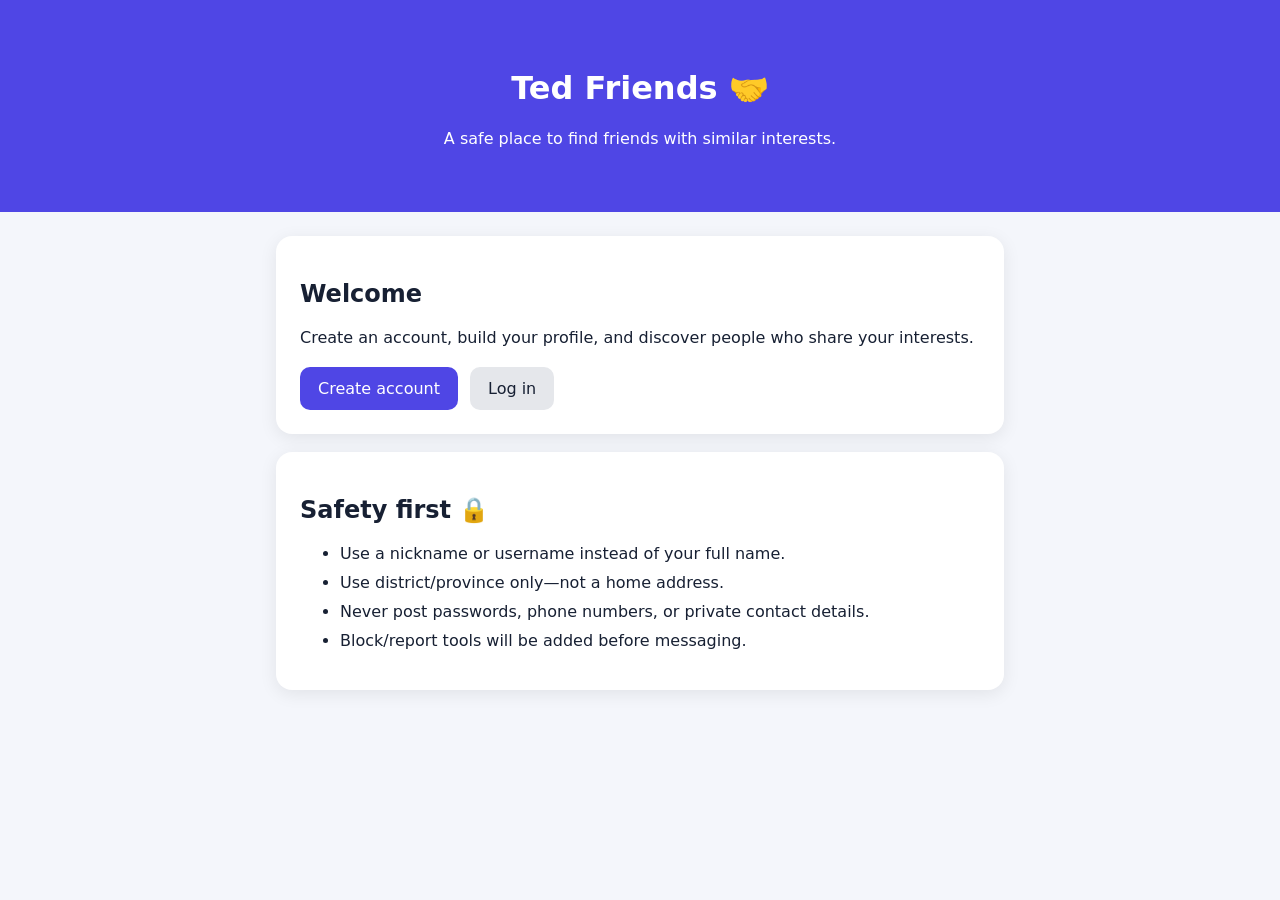
<file: index.html>
<!doctype html>
<html lang="en"><head><meta charset="utf-8"><meta name="viewport" content="width=device-width,initial-scale=1"><title>Ted Friends</title><link rel="stylesheet" href="style.css"></head>
<body><header><h1>Ted Friends 🤝</h1><p>A safe place to find friends with similar interests.</p></header>
<main><section class="card"><h2>Welcome</h2><p>Create an account, build your profile, and discover people who share your interests.</p><div class="buttons"><a class="button" href="signup.html">Create account</a><a class="button secondary" href="login.html">Log in</a></div></section>
<section class="card safety"><h2>Safety first 🔒</h2><ul><li>Use a nickname or username instead of your full name.</li><li>Use district/province only—not a home address.</li><li>Never post passwords, phone numbers, or private contact details.</li><li>Block/report tools will be added before messaging.</li></ul></section></main></body></html>
</file>
<file: style.css>
*{box-sizing:border-box}body{margin:0;font-family:system-ui,sans-serif;background:#f4f6fb;color:#172033}header{padding:48px 20px;text-align:center;background:#4f46e5;color:#fff}main{max-width:760px;margin:24px auto;padding:0 16px}.card{background:#fff;border-radius:16px;padding:24px;margin-bottom:18px;box-shadow:0 4px 18px rgba(0,0,0,.08)}.buttons{display:flex;gap:12px;flex-wrap:wrap;margin-top:20px}.button{display:inline-block;border:0;border-radius:10px;padding:12px 18px;background:#4f46e5;color:#fff;text-decoration:none;cursor:pointer;font-size:1rem}.button.secondary{background:#e5e7eb;color:#172033}label{display:block;margin:16px 0;font-weight:600}input{display:block;width:100%;margin-top:7px;padding:12px;border:1px solid #cbd5e1;border-radius:9px;font-size:1rem}.safety li{margin:10px 0}.form-card{max-width:500px}
</file>
